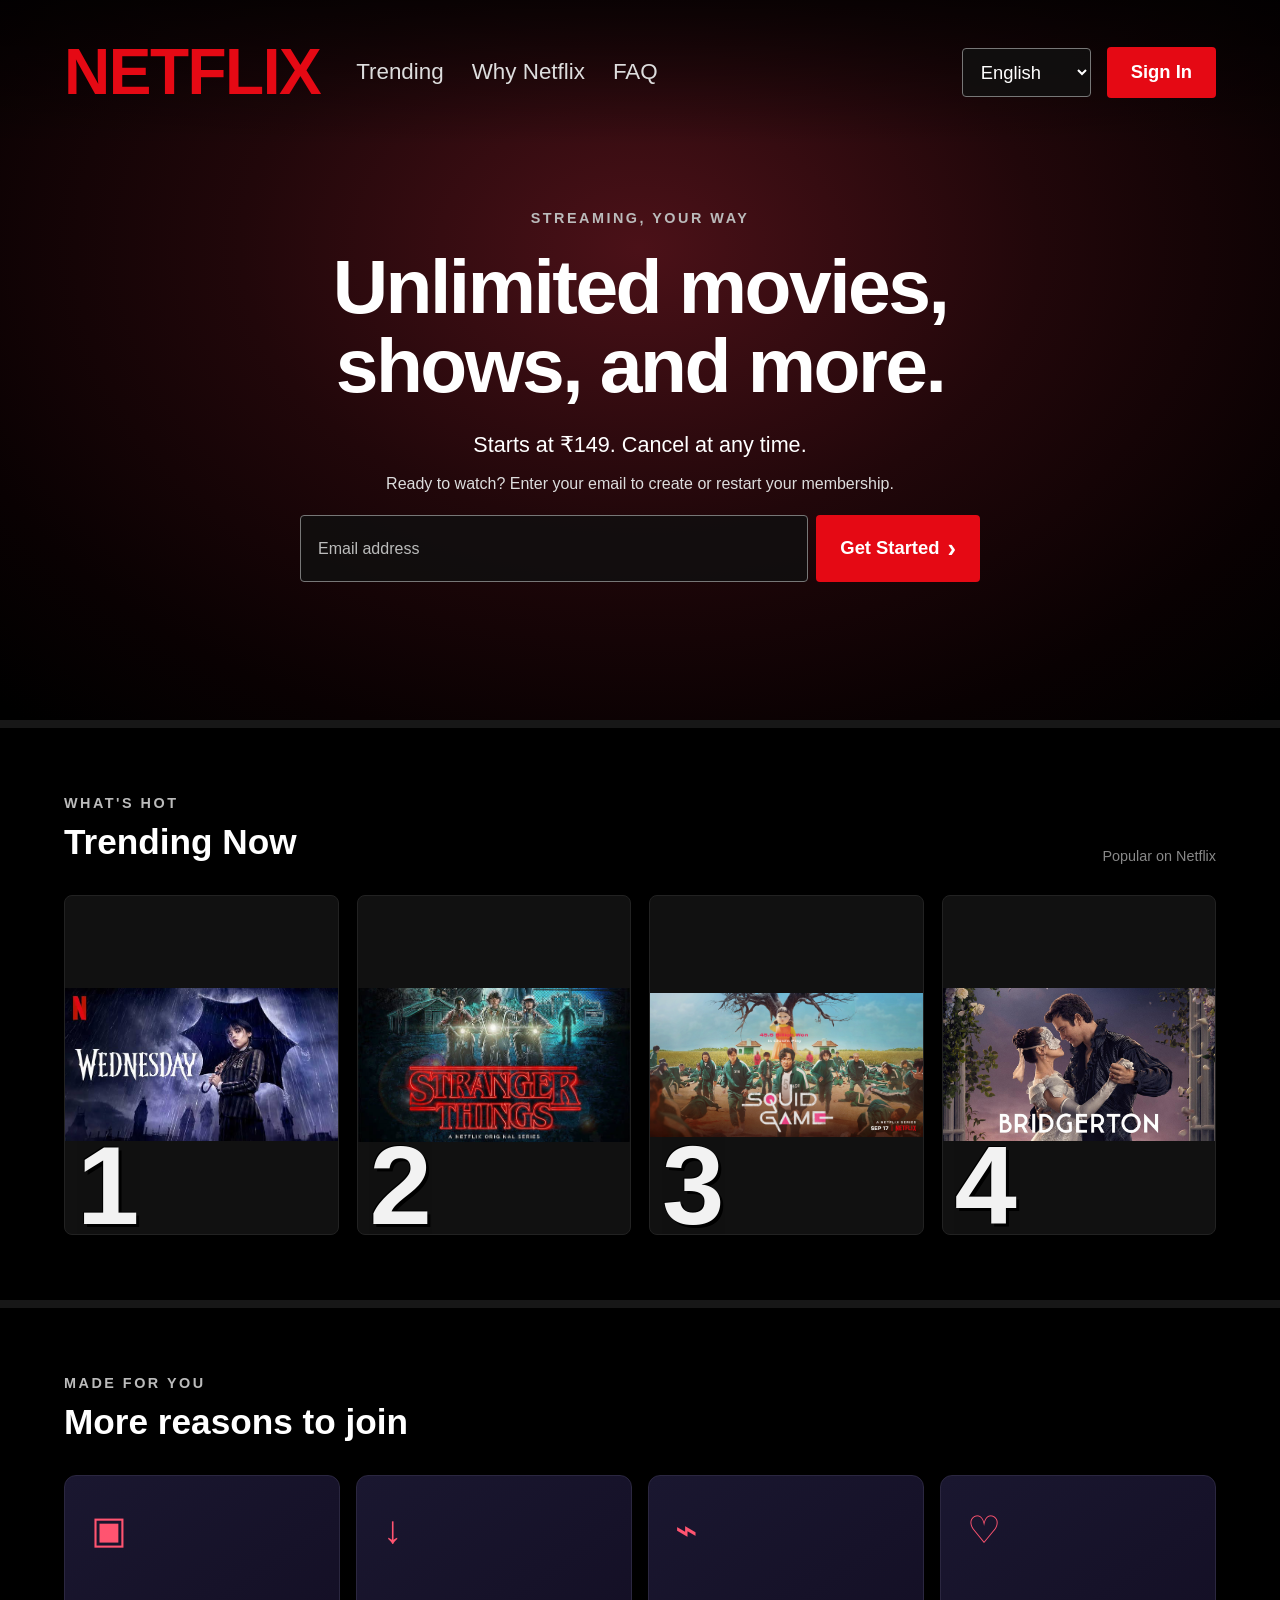
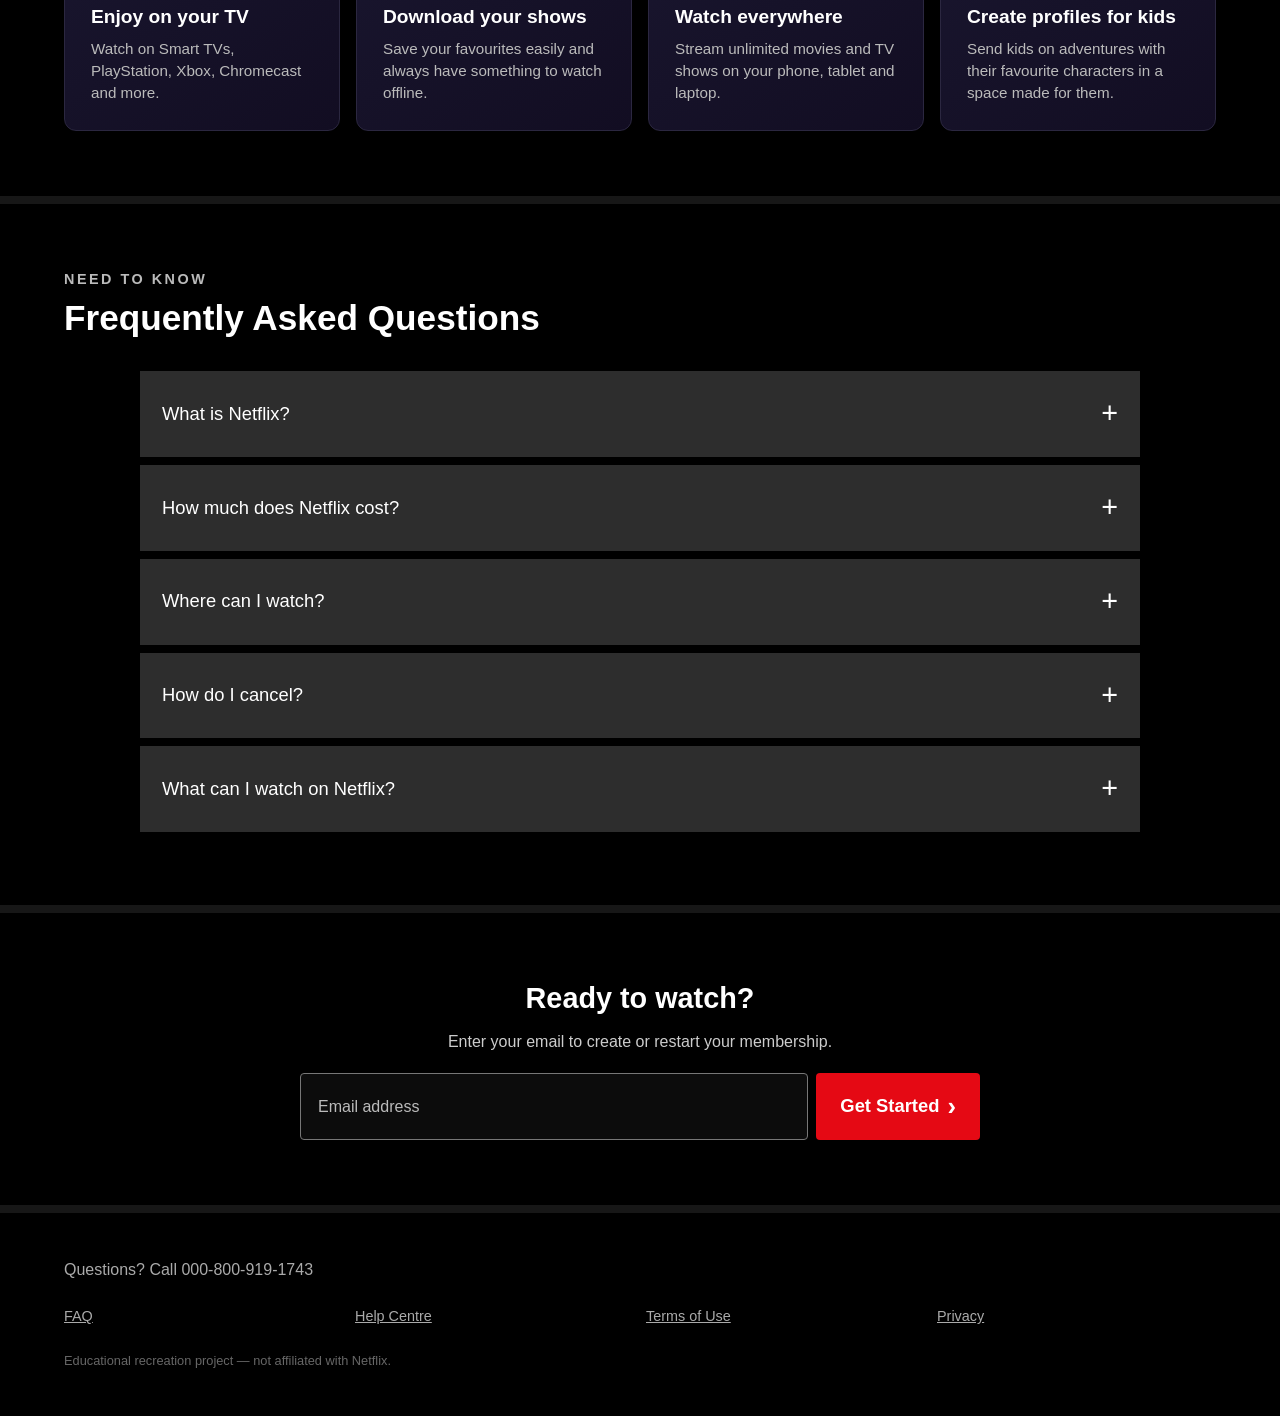
<file: index.html>
<!DOCTYPE html>
<html lang="en">
<head>
<meta charset="UTF-8">
<meta name="viewport" content="width=device-width, initial-scale=1.0">
<meta name="description" content="Responsive Netflix-inspired frontend recreation.">
<title>Netflix India — Watch Shows Online</title>
<link rel="icon" type="image/jpeg" href="netflixfavicon.jpg">
<link rel="shortcut icon" type="image/jpeg" href="netflixfavicon.jpg">
<link rel="stylesheet" href="style.css">
</head>
<body>

<header class="navbar" id="navbar">
  
  <a class="logo" href="index.html" aria-label="Netflix home">NETFLIX</a>
  <nav class="desktop-nav" aria-label="Main navigation">
    <a href="#trending">Trending</a><a href="#reasons">Why Netflix</a><a href="#faq">FAQ</a>
  </nav>
  <div class="nav-actions">
    <select aria-label="Language"><option>English</option><option>हिन्दी</option></select>
    <a class="btn btn-small" href="login.html">Sign In</a>
    <button class="menu-btn" id="menuBtn" aria-label="Open menu" aria-expanded="false">☰</button>
  </div>
</header>

<div class="mobile-menu" id="mobileMenu">
  <a href="#trending">Trending</a><a href="#reasons">Why Netflix</a><a href="#faq">FAQ</a><a href="login.html">Sign In</a>
</div>

<main>
<section class="hero">
  <div class="hero-bg"></div>
  <div class="hero-content">
    <p class="eyebrow">STREAMING, YOUR WAY</p>
    <h1>Unlimited movies, shows, and more.</h1>
    <p class="hero-subtitle">Starts at ₹149. Cancel at any time.</p>
    <p class="hero-note">Ready to watch? Enter your email to create or restart your membership.</p>
    <form class="email-form" data-redirect="signup.html">
      <input type="email" placeholder="Email address" aria-label="Email address" required>
      <button class="btn btn-cta" type="submit">Get Started <span>›</span></button>
    </form>
  </div>
</section>

<section class="section" id="trending">
  <div class="section-heading"><div><p class="section-kicker">WHAT'S HOT</p><h2>Trending Now</h2></div><p class="section-caption">Popular on Netflix</p></div>
  <div class="movie-row" id="movieRow"></div>
</section>

<section class="section" id="reasons">
  <div class="section-heading"><div><p class="section-kicker">MADE FOR YOU</p><h2>More reasons to join</h2></div></div>
  <div class="reason-grid">
    <article class="reason-card"><div class="reason-icon">▣</div><h3>Enjoy on your TV</h3><p>Watch on Smart TVs, PlayStation, Xbox, Chromecast and more.</p></article>
    <article class="reason-card"><div class="reason-icon">↓</div><h3>Download your shows</h3><p>Save your favourites easily and always have something to watch offline.</p></article>
    <article class="reason-card"><div class="reason-icon">⌁</div><h3>Watch everywhere</h3><p>Stream unlimited movies and TV shows on your phone, tablet and laptop.</p></article>
    <article class="reason-card"><div class="reason-icon">♡</div><h3>Create profiles for kids</h3><p>Send kids on adventures with their favourite characters in a space made for them.</p></article>
  </div>
</section>

<section class="section" id="faq">
  <div class="section-heading"><div><p class="section-kicker">NEED TO KNOW</p><h2>Frequently Asked Questions</h2></div></div>
  <div class="faq-list" id="faqList"></div>
</section>

<section class="cta-section">
  <h2>Ready to watch?</h2><p>Enter your email to create or restart your membership.</p>
  <form class="email-form" data-redirect="signup.html">
    <input type="email" placeholder="Email address" aria-label="Email address" required>
    <button class="btn btn-cta" type="submit">Get Started <span>›</span></button>
  </form>
</section>
</main>

<footer class="footer">
  <p>Questions? Call 000-800-919-1743</p>
  <div class="footer-links"><a href="#faq">FAQ</a><a href="#">Help Centre</a><a href="#">Terms of Use</a><a href="#">Privacy</a></div>
  <p class="disclaimer">Educational recreation project — not affiliated with Netflix.</p>
</footer>
<script src="script.js"></script>
</body>
</html>
</file>
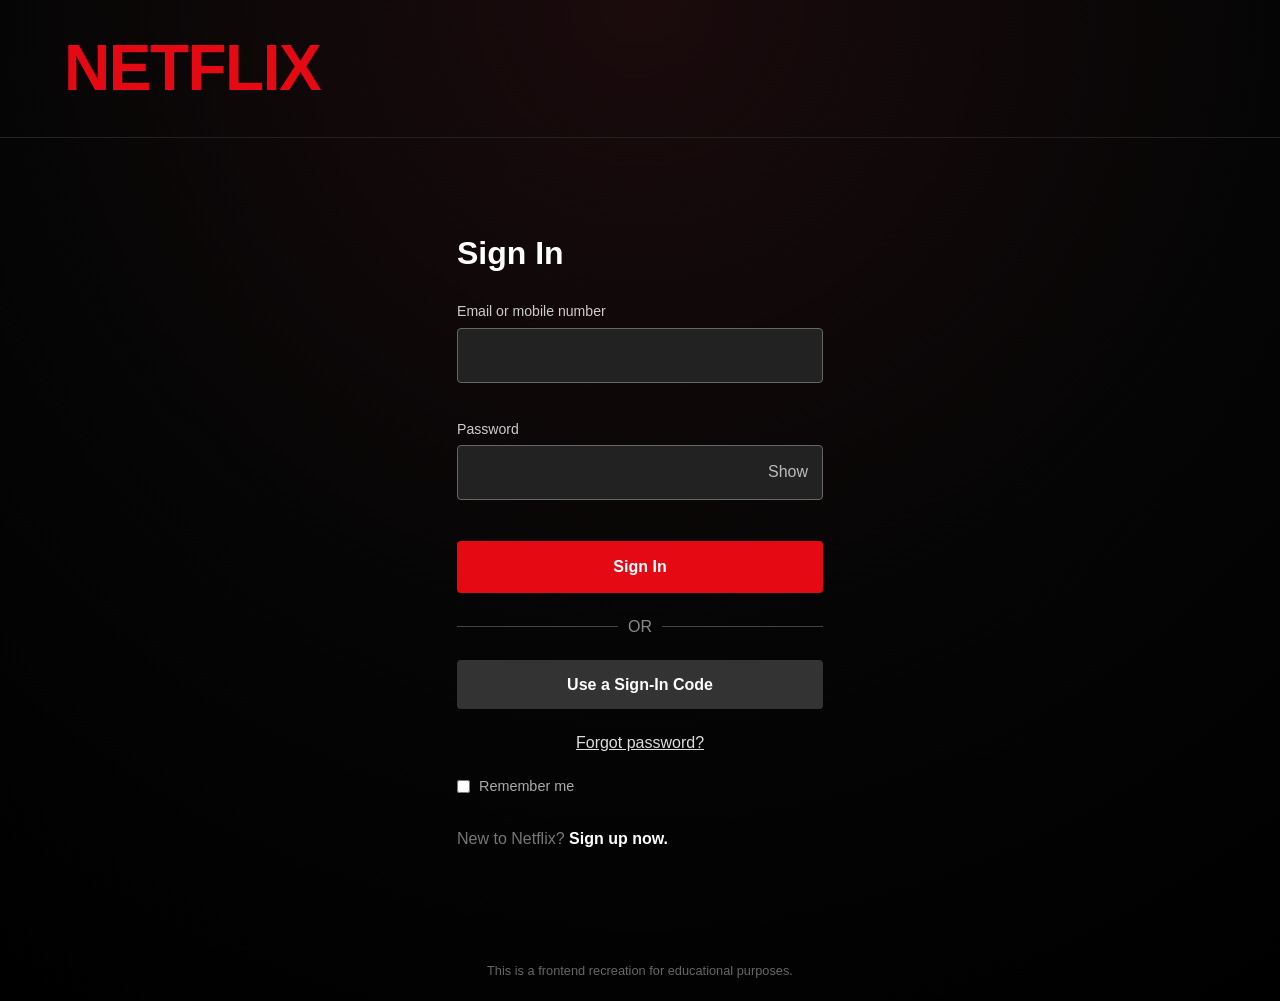
<file: login.html>
<!DOCTYPE html>
<html lang="en">
<head><meta charset="UTF-8"><meta name="viewport" content="width=device-width, initial-scale=1.0"><title>Sign In — Netflix Clone</title><link rel="stylesheet" href="style.css"></head>
<body class="auth-page">
<header class="auth-header"><a class="logo" href="index.html">NETFLIX</a></header>
<main class="auth-main">
<form class="auth-card" id="loginForm" novalidate>
<h1>Sign In</h1>
<label for="loginEmail">Email or mobile number</label>
<input id="loginEmail" type="email" autocomplete="email"><small class="error" id="loginEmailError"></small>
<label for="loginPassword">Password</label>
<div class="password-wrap"><input id="loginPassword" type="password" autocomplete="current-password"><button type="button" class="password-toggle" data-target="loginPassword">Show</button></div>
<small class="error" id="loginPasswordError"></small>
<button class="btn auth-submit" type="submit">Sign In</button>
<div class="or"><span>OR</span></div>
<button class="code-button" type="button" id="demoCode">Use a Sign-In Code</button>
<a class="forgot" href="#">Forgot password?</a>
<label class="remember"><input type="checkbox"> Remember me</label>
<p class="auth-bottom">New to Netflix? <a href="signup.html">Sign up now.</a></p>
</form>
</main>
<footer class="auth-footer">This is a frontend recreation for educational purposes.</footer>
<script src="script.js"></script>
</body>
</html>
</file>
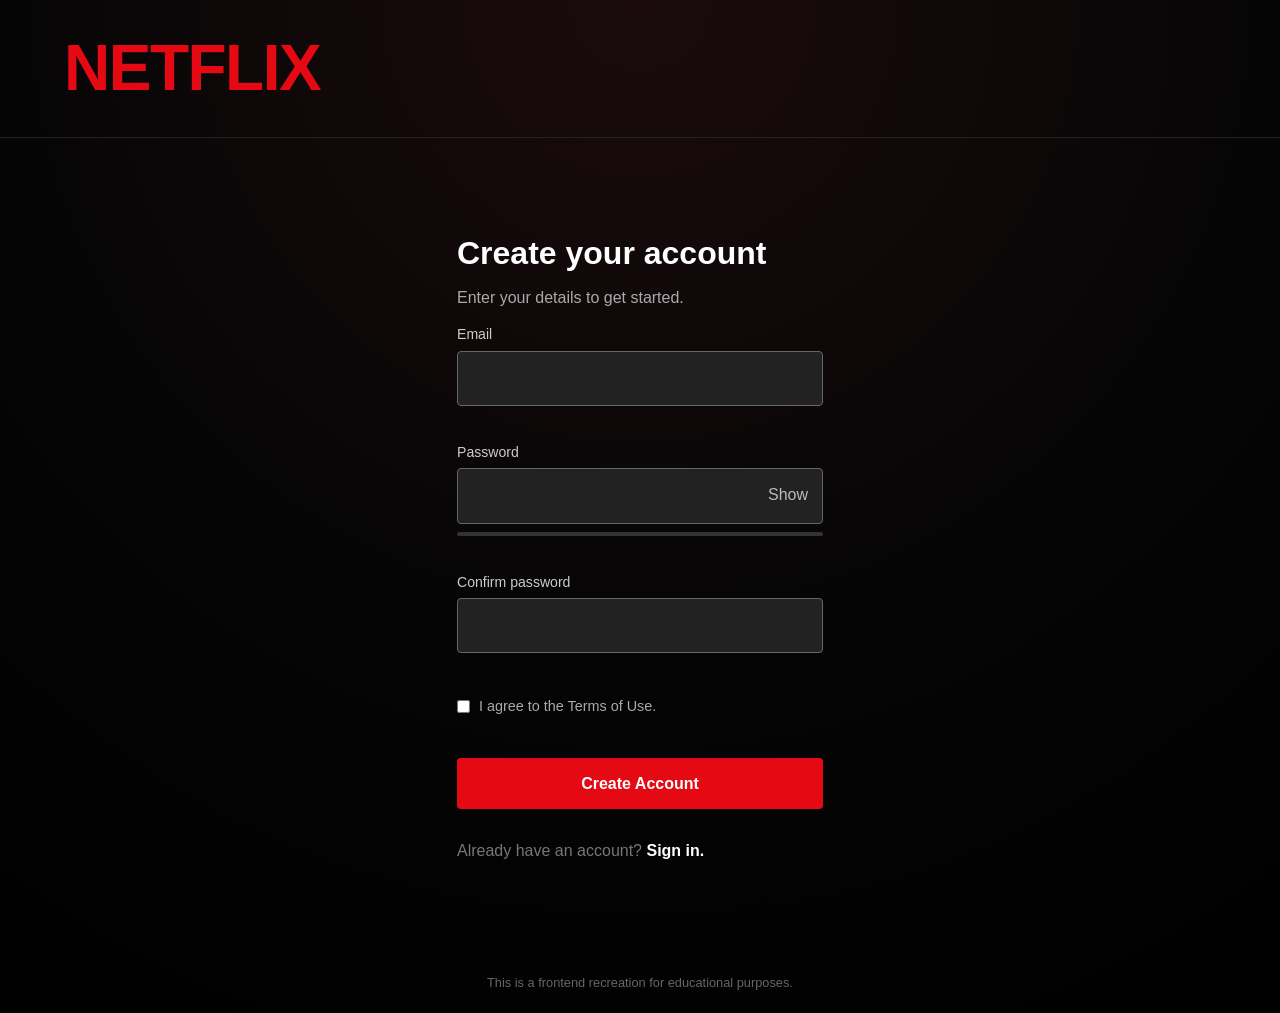
<file: signup.html>
<!DOCTYPE html>
<html lang="en">
<head><meta charset="UTF-8"><meta name="viewport" content="width=device-width, initial-scale=1.0"><title>Create Account — Netflix Clone</title><link rel="stylesheet" href="style.css"></head>
<body class="auth-page">
<header class="auth-header"><a class="logo" href="index.html">NETFLIX</a></header>
<main class="auth-main">
<form class="auth-card" id="signupForm" novalidate>
<h1>Create your account</h1><p class="muted">Enter your details to get started.</p>
<label for="signupEmail">Email</label><input id="signupEmail" type="email" autocomplete="email"><small class="error" id="signupEmailError"></small>
<label for="signupPassword">Password</label>
<div class="password-wrap"><input id="signupPassword" type="password" autocomplete="new-password"><button type="button" class="password-toggle" data-target="signupPassword">Show</button></div>
<div class="strength"><span id="strengthBar"></span></div><small class="strength-text" id="strengthText"></small><small class="error" id="signupPasswordError"></small>
<label for="confirmPassword">Confirm password</label><input id="confirmPassword" type="password" autocomplete="new-password"><small class="error" id="confirmPasswordError"></small>
<label class="remember"><input id="terms" type="checkbox"> I agree to the Terms of Use.</label><small class="error" id="termsError"></small>
<button class="btn auth-submit" type="submit">Create Account</button>
<p class="auth-bottom">Already have an account? <a href="login.html">Sign in.</a></p>
</form>
</main>
<footer class="auth-footer">This is a frontend recreation for educational purposes.</footer>
<script src="script.js"></script>
</body>
</html>
</file>
<file: style.css>
*{box-sizing:border-box;margin:0;padding:0}
:root{--red:#e50914;--muted:#aaa}
html{scroll-behavior:smooth}
body{font-family:Arial,Helvetica,sans-serif;background:#000;color:#fff;line-height:1.45;overflow-x:hidden}
body.menu-open{overflow:hidden}
a{color:inherit}button,input,select{font:inherit}
button,a{transition:background .2s,color .2s,transform .2s}


.navbar{position:absolute;z-index:20;top:0;left:0;width:100%;display:flex;align-items:center;gap:36px;padding:26px 5vw;background:linear-gradient(#000b,transparent)}
.navbar.scrolled{position:fixed;background:#000;box-shadow:0 2px 20px #0009}
.logo{font-size:4rem;font-weight:900;letter-spacing:-1.5px;color:var(--red);text-decoration:none}
.desktop-nav{display:flex;gap:28px;font-size:1.4rem}.desktop-nav a,.mobile-menu a{text-decoration:none;color:#ddd}.desktop-nav a:hover,.mobile-menu a:hover{color:#fff}
.nav-actions{display:flex;gap:16px;align-items:center;margin-left:auto}
.nav-actions select{background:#111c;color:#fff;border:1px solid #777;border-radius:4px;padding:12px 32px 12px 14px;font-size:1.15rem}
.btn{display:inline-flex;align-items:center;justify-content:center;background:var(--red);color:#fff;border:0;border-radius:4px;padding:12px 24px;font-weight:700;cursor:pointer;text-decoration:none}
.btn:hover{background:#f6121d;transform:translateY(-1px)}
.btn-small{padding:12px 24px;font-size:1.15rem}

.btn:focus-visible,.menu-btn:focus-visible,input:focus-visible,select:focus-visible,.faq-question:focus-visible{outline:2px solid #fff;outline-offset:2px}
.menu-btn{display:none;border:0;background:transparent;color:#fff;font-size:2rem;cursor:pointer}.mobile-menu{display:none}

.hero{min-height:720px;display:flex;align-items:center;justify-content:center;text-align:center;position:relative;overflow:hidden;background:#000}
.hero-bg{position:absolute;inset:-10%;background:radial-gradient(ellipse at 50% 38%,#4b1118 0,#21070a 34%,#090102 62%,#000 78%);transform:scale(1.08)}
.hero-bg:after{content:"";position:absolute;inset:0;background:linear-gradient(180deg,#0007,#0002 40%,#000 100%),repeating-linear-gradient(115deg,transparent 0 100px,#fff0003 101px 102px)}
.hero-content{position:relative;z-index:2;width:min(850px,90%);padding-top:70px}.eyebrow,.section-kicker{font-size:.9rem;letter-spacing:2.5px;font-weight:700;color:#bbb}.eyebrow{margin-bottom:18px}
.hero h1{font-size:clamp(2.6rem,6vw,4.8rem);line-height:1.03;letter-spacing:-2.5px}.hero-subtitle{font-size:1.35rem;margin:24px 0 12px}.hero-note{color:#ddd;margin-bottom:20px}
.email-form{display:flex;justify-content:center;gap:8px;margin:auto;width:min(680px,100%)}.email-form input{flex:1;min-width:0;padding:17px;border-radius:4px;border:1px solid #777;background:#101010cc;color:#fff;font-size:1rem}.email-form input::placeholder{color:#bbb}.email-form input:focus{outline:2px solid #fff;outline-offset:1px}
.btn-cta{font-size:1.15rem;padding:15px 24px;white-space:nowrap}.btn-cta span{font-size:1.6rem;margin-left:8px}

.section{padding:65px 5vw;border-top:8px solid #171717}.section-heading{display:flex;justify-content:space-between;align-items:end;margin-bottom:28px}.section-heading h2{font-size:clamp(1.6rem,3vw,2.2rem);margin-top:2px}.section-caption{color:#888;font-size:.9rem}


.movie-row{display:grid;grid-template-columns:repeat(4,1fr);gap:18px}
.movie-card{
  position: relative;
  height: 340px;
  border-radius: 8px;
  overflow: hidden;
  background-color: #111;
  background-size: contain;
  background-position: center;
  background-repeat: no-repeat;
  transition: transform .2s, box-shadow .2s;
  cursor: pointer;
  border: 1px solid #222;
}
.movie-card:hover{transform:scale(1.045);box-shadow:0 12px 30px #000}



.movie-number{
  position:absolute;
  left:12px;
  bottom:-8px;
  font-size:7rem;
  font-weight:900;
  color:#fff;
  text-shadow:3px 3px 0 #000, -1px -1px 0 #000;
  opacity:0.95;
  z-index:2;
  line-height:1;
}


.reason-grid{display:grid;grid-template-columns:repeat(4,1fr);gap:16px}.reason-card{min-height:235px;padding:26px;border-radius:12px;background:linear-gradient(145deg,#1a1730,#120d22);border:1px solid #2b2740;transition:transform .2s,border-color .2s}.reason-card:hover{transform:translateY(-4px);border-color:#4a4266}.reason-icon{font-size:2.4rem;margin-bottom:45px;color:#ff5470}.reason-card h3{font-size:1.2rem;margin-bottom:8px}.reason-card p{color:#bbb;font-size:.95rem}
.faq-list{max-width:1000px;margin:auto}.faq-item{margin-bottom:8px}.faq-question{width:100%;display:flex;justify-content:space-between;align-items:center;padding:22px;border:0;background:#2d2d2d;color:#fff;text-align:left;font-size:1.15rem;cursor:pointer}.faq-question:hover{background:#3a3a3a}.faq-icon{font-size:1.8rem;font-weight:300}.faq-answer{display:none;background:#2d2d2d;border-top:1px solid #000;padding:20px 22px;color:#ddd}.faq-item.open .faq-answer{display:block}.faq-item.open .faq-icon{transform:rotate(45deg)}
.cta-section{text-align:center;padding:65px 5vw;border-top:8px solid #171717}.cta-section h2{font-size:1.8rem}.cta-section p{color:#ccc;margin:10px 0 20px}
.footer{border-top:8px solid #171717;padding:45px 5vw;color:#aaa}.footer-links{display:grid;grid-template-columns:repeat(4,1fr);gap:12px;margin:25px 0}.footer a{color:#aaa;font-size:.9rem}.disclaimer{font-size:.8rem;color:#666}
.auth-page{min-height:100vh;background:radial-gradient(circle at 50% 0,#1b0b0d,#050505 55%,#000)}.auth-header{padding:22px 5vw;border-bottom:1px solid #222}.auth-main{min-height:calc(100vh - 140px);display:flex;justify-content:center;align-items:center;padding:50px 20px}.auth-card{width:min(450px,100%);background:#000dc;padding:42px;border-radius:4px}.auth-card h1{font-size:2rem;margin-bottom:25px}.auth-card label:not(.remember){display:block;font-size:.88rem;color:#ccc;margin:15px 0 6px}.auth-card input[type=email],.auth-card input[type=password]{width:100%;padding:15px;border:1px solid #666;border-radius:4px;background:#222;color:#fff;font-size:1rem}.auth-card input:focus{outline:2px solid #fff}
.password-wrap{position:relative}.password-wrap input{padding-right:70px!important}.password-toggle{position:absolute;right:8px;top:8px;border:0;background:transparent;color:#bbb;padding:7px;cursor:pointer}.password-toggle:hover{color:#fff}.auth-submit{width:100%;margin-top:20px;padding:14px}
.or{display:flex;align-items:center;gap:10px;color:#888;margin:22px 0}.or:before,.or:after{content:"";height:1px;background:#444;flex:1}.code-button{width:100%;padding:13px;background:#333;border:0;border-radius:4px;color:#fff;font-weight:700;cursor:pointer}.code-button:hover{background:#444}.forgot{display:block;text-align:center;margin:22px 0;color:#ddd}.remember{display:flex!important;gap:9px;align-items:center;color:#aaa!important;font-size:.9rem!important;margin-top:22px!important}.remember input{accent-color:#777}.auth-bottom{color:#777;margin-top:30px}.auth-bottom a{color:#fff;font-weight:700;text-decoration:none}.auth-bottom a:hover{text-decoration:underline}.muted{color:#aaa;margin-top:-15px;margin-bottom:10px}
.error{display:block;color:#e87c03;font-size:.78rem;min-height:17px;margin-top:4px}.strength{height:4px;background:#333;margin-top:8px;border-radius:2px;overflow:hidden}.strength span{display:block;height:100%;width:0;background:var(--red);transition:.25s}.strength-text{display:block;color:#999;font-size:.75rem;margin-top:4px}.auth-footer{text-align:center;color:#666;padding:20px;font-size:.8rem}
.toast{position:fixed;right:20px;bottom:20px;z-index:50;background:#222;color:#fff;border:1px solid #444;border-radius:6px;padding:13px 16px;box-shadow:0 8px 30px #000;animation:toastIn .2s ease}
@keyframes toastIn{from{transform:translateY(10px);opacity:0}to{transform:none;opacity:1}}
@media(max-width:1000px){.movie-row{grid-template-columns:repeat(2,1fr)}.reason-grid{grid-template-columns:repeat(2,1fr)}}
@media(max-width:700px){.desktop-nav{display:none}.menu-btn{display:block}.mobile-menu{position:fixed;z-index:19;top:72px;right:5vw;width:220px;padding:12px;background:#111;border:1px solid #333;border-radius:7px;box-shadow:0 12px 30px #000;flex-direction:column}.mobile-menu.open{display:flex}.mobile-menu a{padding:12px;border-radius:4px}.mobile-menu a:hover{background:#222}.navbar{padding:18px 5vw}.logo{font-size:2.8rem}.nav-actions select{display:none}.hero{min-height:650px}.hero-content{padding-top:60px}.hero h1{letter-spacing:-1px}.hero-subtitle{font-size:1.05rem}.email-form{flex-direction:column}.email-form input{width:100%}.btn-cta{width:100%}.section{padding:45px 5vw}.movie-row{display:flex;overflow-x:auto;scroll-snap-type:x mandatory;padding:4px 0 12px}.movie-card{min-width:170px;height:260px;scroll-snap-align:start}.reason-grid{grid-template-columns:1fr}.reason-card{min-height:190px}.reason-icon{margin-bottom:25px}.footer-links{grid-template-columns:repeat(2,1fr)}.auth-card{padding:30px 22px}.auth-header{padding:18px 5vw}}
@media(max-width:380px){.hero h1{font-size:2.35rem}.movie-card{min-width:155px}.auth-card{padding:26px 18px}}
</file>
